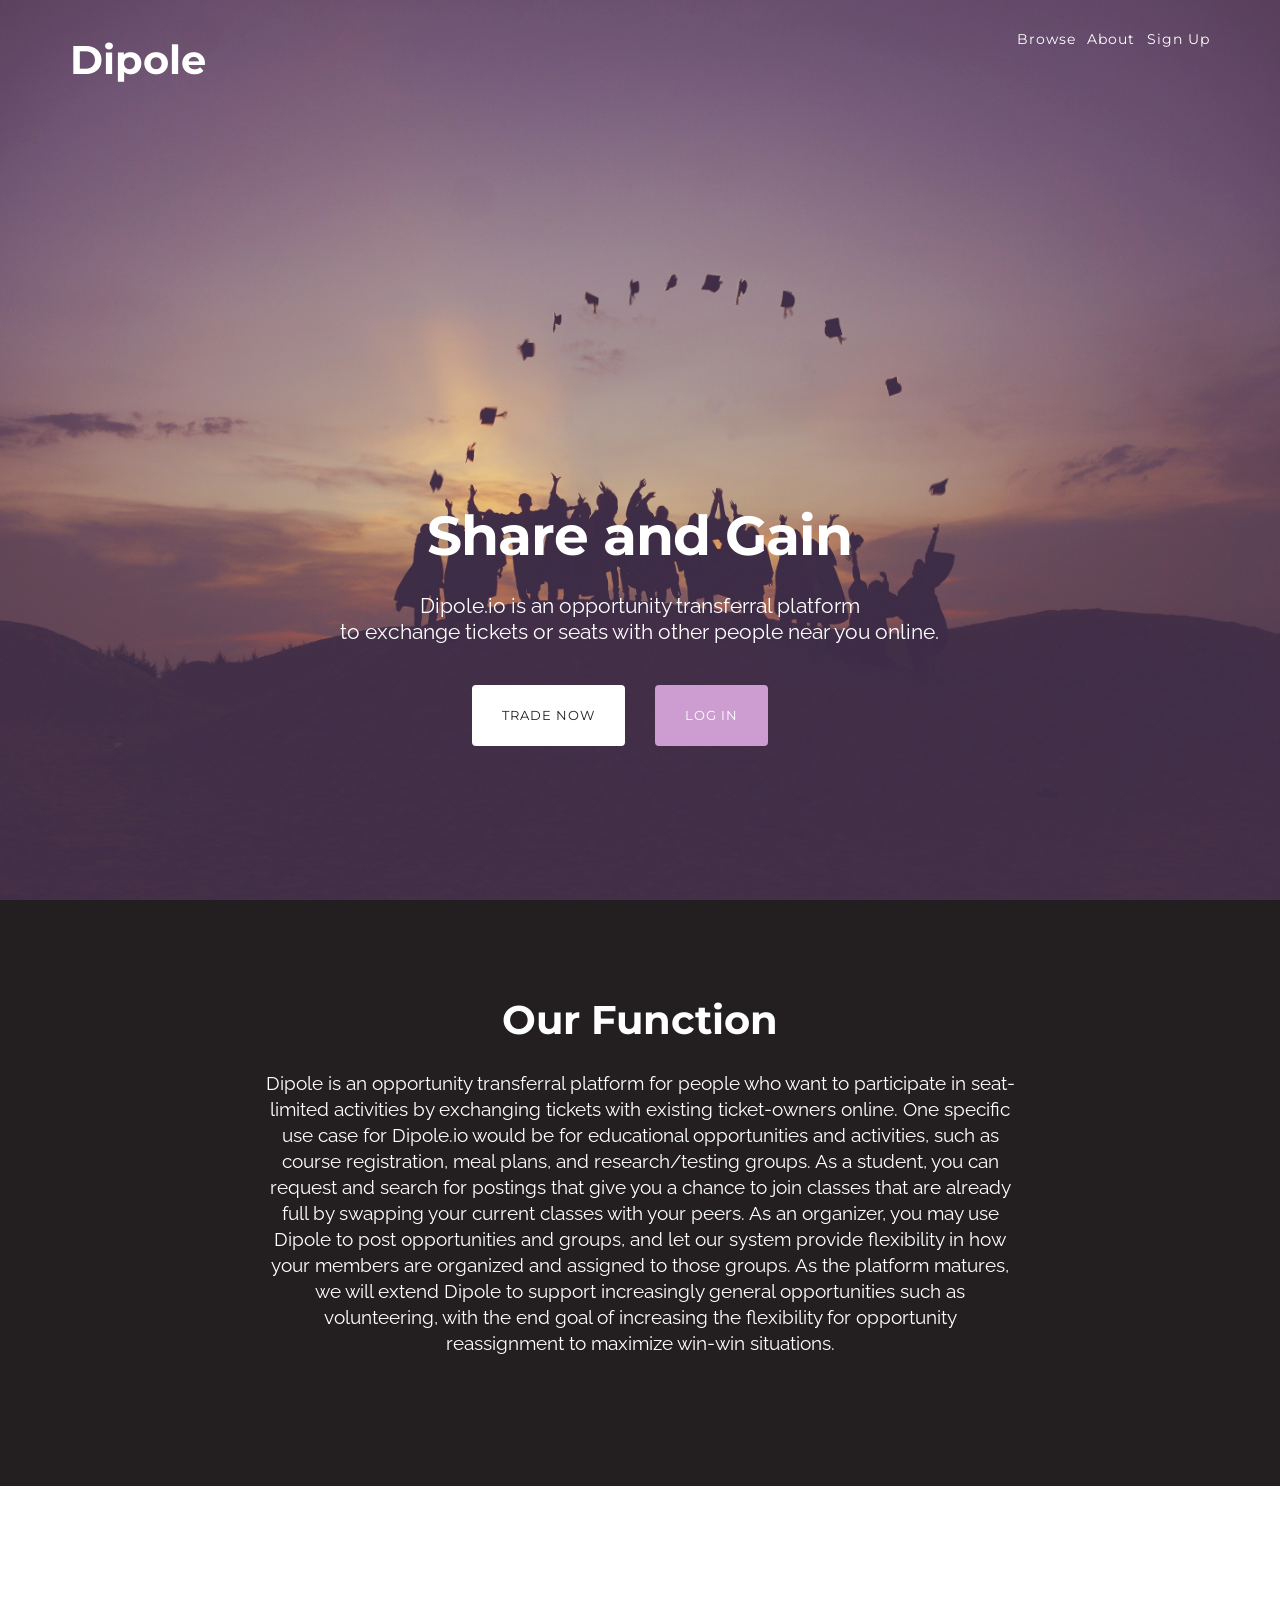
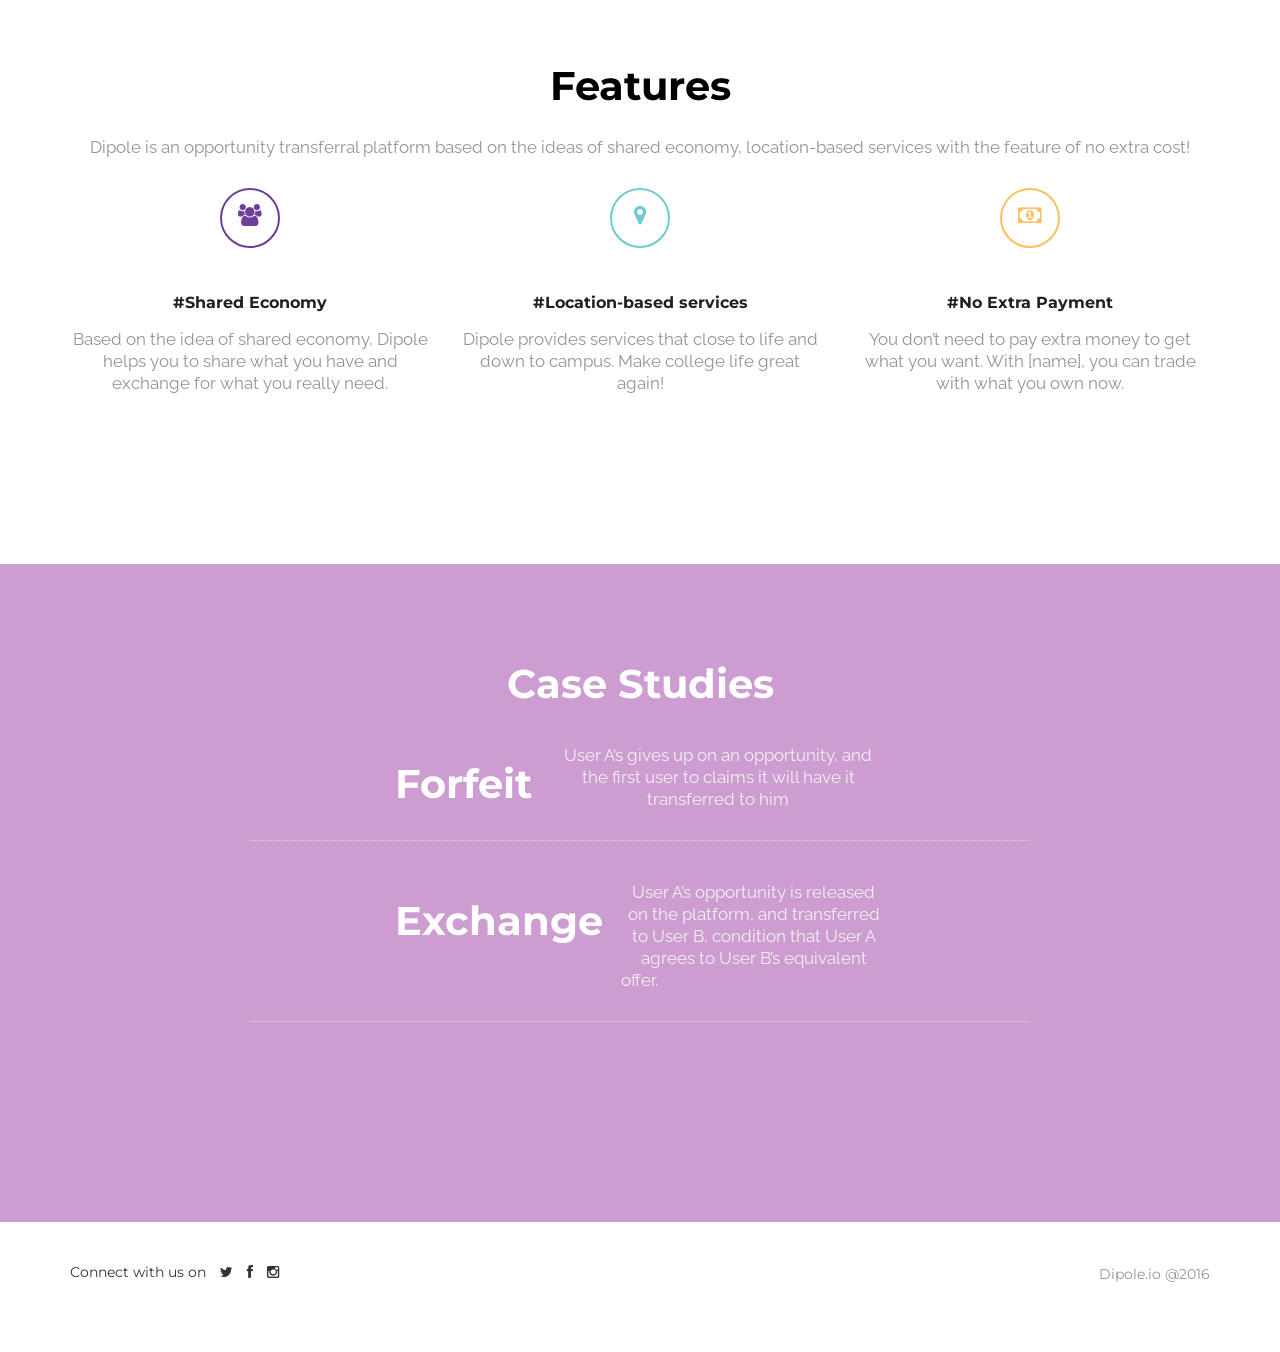
<file: dipole_public/about.html>
<!DOCTYPE html>
<html lang="en"><head>
  <meta charset="utf-8">
  <title>Dipole</title>
  <meta name="keywords" content="">
  <meta name="description" content="">
  <meta name="viewport" content="width=device-width, initial-scale=1.0, maximum-scale=1.0, user-scalable=no">
  
  <meta property="og:title" content="">
	<meta property="og:type" content="website">
	<meta property="og:url" content="">
	<meta property="og:site_name" content="">
	<meta property="og:description" content="">

  <!-- Styles -->
  <link rel="stylesheet" href="css/font-awesome.min.css">
  <link rel="stylesheet" href="css/animate.css">
  <link href='http://fonts.googleapis.com/css?family=Raleway:400,100,200,300,500,600,700,800,900|Montserrat:400,700' rel='stylesheet' type='text/css'>
  

  <link rel="stylesheet" href="https://maxcdn.bootstrapcdn.com/bootstrap/3.3.7/css/bootstrap.min.css">
  <link rel="stylesheet" href="css/main.css">

  <script src="js/modernizr-2.7.1.js"></script>
  
</head>

<body>
        
    <header>
      <div class="container">
        <div class="row">
          <div class="col-xs-6">
            <a href="index.html"><h2>Dipole</h2></a>
          </div>
          <div class="col-xs-6 signin text-right navbar-nav">
            <a href="../test/index.html" class="scroll">Browse</a>&nbsp; &nbsp;<a href="#">About</a>&nbsp; &nbsp;<a href="/assignment/index.html">Sign Up</a>
          </div>
        </div>
        
        <div class="row header-info">
          <div class="col-sm-10 col-sm-offset-1 text-center">
            <h1 class="wow fadeIn">Share and Gain</h1>
            <br />
            <p class="lead wow fadeIn" data-wow-delay="0.5s">Dipole.io is an opportunity transferral platform <br> to exchange tickets or seats with other people near you online.</p>
            <br />
              
            <div class="row">
              <div class="col-md-8 col-md-offset-2 col-sm-10 col-sm-offset-1">
                <div class="row">
                  <div class="col-xs-6 text-right wow fadeInUp" data-wow-delay="1s">
                    <a href="../test/index.html" class="btn btn-secondary btn-lg scroll">Trade Now</a>
                  </div>
                  <div class="col-xs-6 text-left wow fadeInUp" data-wow-delay="1.4s">
                    <a href="/assignment/index.html" class="btn btn-primary btn-lg scroll">Log In</a>
                  </div>
                </div><!--End Button Row-->  
              </div>
            </div>
            
          </div>
        </div>
      </div>
    </header>
    
    
            <section id="be-the-first" class="pad-sm">
      <div class="container">
        <div class="row">
          <div class="col-sm-8 col-sm-offset-2 text-center margin-30 wow fadeIn" data-wow-delay="0.6s">
            <h2>Our Function</h2>
              <br>
            <p class="lead" style="font-size: 19px;">Dipole is an opportunity transferral platform for people who want to participate in seat-limited activities by exchanging tickets with existing ticket-owners online. One specific use case for Dipole.io would be for educational opportunities and activities, such as course registration, meal plans, and research/testing groups. As a student, you can request and search for postings that give you a chance to join classes that are already full by swapping your current classes with your peers. As an organizer, you may use Dipole to post opportunities and groups, and let our system provide flexibility in how your members are organized and assigned to those groups. As the platform matures, we will extend Dipole to support increasingly general opportunities such as volunteering, with the end goal of increasing the flexibility for opportunity reassignment to maximize win-win situations.</p>
          </div>
        </div>
        
      </div>
    </section>
 
      <section id="main-info" class="pad-lg">
	    <div class="container">
		    <div class="row">
                <div class="text-center">
                <h2 style="color:black">Features</h2>
                <br />
                <p class="black">Dipole is an opportunity transferral platform based on the ideas of shared economy, location-based services with the feature of no extra cost!</p>
                <br />
                    </div>
			    <div class="col-sm-4 wow fadeIn text-center" data-wow-delay="0.4s">
                    <i class="fa fa-users aria-hidden='true' margin-40 purple"></i>
				    <h3>#Shared Economy</h3>
				    <p>Based on the idea of shared economy, Dipole helps you to share what you have and exchange for what you really need.</p>
			    </div>
			    <div class="col-sm-4 wow fadeIn text-center" data-wow-delay="0.8s">
                    <i class="fa fa-map-marker margin-40 blue"></i>
				    <h3>#Location-based services</h3>
				    <p>Dipole provides services that close to life and down to campus. Make college life great again!</p>
			    </div>
			    <div class="col-sm-4 wow fadeIn text-center" data-wow-delay="1.2s">
                    <i class="fa fa-money margin-40 yellow"></i>
				    <h3>#No Extra Payment</h3>
				    <p>You don’t need to pay extra money to get what you want. With [name], you can trade with what you own now. </p>
			    </div>
		    </div>
	    </div>
    </section>
    
       <!--Pricing-->
    <section id="pricing" class="pad-sm">
      <div class="container">
        <div class="row margin-40">
          <div class="col-sm-8 col-sm-offset-2 text-center">
            <h2 class="white">Case Studies</h2>
              <br/>
<!--            <p class="white">Lorem ipsum dolor sit amet, consectetur adipiscing elit. Aliquam viverra orci ut.</p>-->
              
                      <div class="row margin-30 news-container">
          <div class="col-sm-10 col-sm-offset-1 col-md-8 col-md-offset-2 wow fadeInLeft" data-wow-delay="0.8s">
            <a href="#" target="_blank">
            <h2 class="news-img pull-left">Forfeit</h2>
            <p style="color:#f2f2f2">User A’s gives up on an opportunity, and the first user to claims it will have it transferred to him
            </p>
            </a>
          </div>
        </div>
        
        <div class="row margin-30 news-container">
          <div class="col-sm-10 col-sm-offset-1 col-md-8 col-md-offset-2 wow fadeInLeft" data-wow-delay="1.2s">
            <a href="#" target="_blank">
            <h2 class="news-img pull-left">Exchange</h2>
            <p style="color:#f2f2f2">User A’s opportunity is released on the platform, and transferred to User B, condition that User A agrees to User B’s equivalent offer.           </p>
            </a>
          </div>
          </div>
        </div>
        
        <div class="row margin-50">
          
          
        </div>
        
      </div>
        </div>
    </section>
    <footer>
      <div class="container">
        
        <div class="row">
          <div class="col-sm-8 margin-20">
            <ul class="list-inline social">
              <li>Connect with us on</li>
              <li><a href="#"><i class="fa fa-twitter"></i></a></li>
              <li><a href="#"><i class="fa fa-facebook"></i></a></li>
              <li><a href="#"><i class="fa fa-instagram"></i></a></li>
            </ul>
          </div>
          
          <div class="col-sm-4 text-right">
            <p><small>Dipole.io @2016</small></p>
          </div>
        </div>
        
      </div>
    </footer>
    
    
    <!-- Javascript
    ================================================== -->
    <!-- Placed at the end of the document so the pages load faster -->
    <script src="//ajax.googleapis.com/ajax/libs/jquery/1.11.0/jquery.min.js"></script>
    <script>window.jQuery || document.write('<script src="js/jquery-1.11.0.min.js"><\/script>')</script>
    <script src="js/wow.min.js"></script>
    <script src="js/bootstrap.min.js"></script>
    <script src="js/main.js"></script>

   
    </body>
</html>
</file>
<file: dipole_public/css/main.css>
/*!
 * SNOW Landing Page Theme
 *
 * Created by Visual Soldiers
 * Visit us at http://www.visualsoldiers.com
 *
 * Handcrafted with love in Atlanta!
 */


/* ==========================================================================
   Global styles
   ========================================================================== */
h1, h2, h3, h4, h5, h6, p, .btn, .navbar-nav a, .form-control, .list-inline, small, #pricing {
  font-family: 'Montserrat', sans-serif;
}

p, .lead {
	font-family: 'Raleway', sans-serif;
}

h1 {
  font-size: 55px;
  line-height: 55px;
  letter-spacing: -1px;
  color: #ffffff;
  font-weight: 700;
}

h2 {
  font-size: 40px;
  line-height: 40px;
  etter-spacing: -0.5px;
  color: #ffffff;
  font-weight: 700;
}

h3 {
  font-size: 16px;
  line-height: 30px;
  letter-spacing: 0px;
  color: #231f20;
  font-weight: 700;
}

.lead {
  font-size: 21px;
  line-height: 26px;
  color: #ffffff;
  font-weight: 400;
}

p {
  font-size: 17px;
  line-height: 22px;
  color: #929496;
  font-weight: 400;
}

/*------------------Utilities---------------------*/
a {
  color: inherit;
  font-weight: inherit;
  font-size: inherit;
  text-decoration: none;
}

a:hover, a:focus {
  text-decoration: none;
  color: #231f20;
  -webkit-transition: all 0.35s ease-in-out;
  -moz-transition: all 0.35s ease-in-out;
  -o-transition: all 0.35s ease-in-out;
  transition: all 0.35s ease-in-out;
}

.fa-lg {
  font-size: 1.33333em;
  line-height: 0.75em;
  vertical-align: -10%;
}

::selection {
	background: #231f20; /* Safari */
	color: #FFFFFF;
}
::-moz-selection {
	background: #231f20; /* Firefox */
	color: #FFFFFF;
}


/*------------------Buttons---------------------*/
.btn:focus {
  outline: 0px auto -webkit-focus-ring-color;
  outline: none;
}

.btn {
  text-transform: uppercase;
  border-radius: 4px;
  border: none;
}

.btn-lg {
  font-size: 13px;
  line-height: 1.33;
  padding: 22px 30px;
  font-weight: 400;
  letter-spacing: 1px;
}

.btn-sm {
  font-size: 11px;
  line-height: 1.33;
  padding: 10px 18px;
  font-weight: 400;
}

.btn-wide {
  width: 100%;
  font-size: 13px;
  line-height: 1.33;
  padding: 18px 28px;
  font-weight: 400;
  letter-spacing: 1px;
}

.btn-primary {
  background-color:#CD9DD1;
  color: #ffffff;
}

.btn-primary:hover, .btn-primary:focus, .btn-primary:active, .btn-primary.active {
  background-color: #D7B1DA;
  color: #ffffff;
  -webkit-transition: all 0.35s ease-in-out;
  -moz-transition: all 0.35s ease-in-out;
  -o-transition: all 0.35s ease-in-out;
  transition: all 0.35s ease-in-out;
}

.btn-secondary {
  background-color: #ffffff;
  color: #231f20;
}

.btn-secondary:hover, .btn-secondary:focus, .btn-secondary:active, .btn-secondary.active {
  background-color: #ededed;
  color: #231f20;
  -webkit-transition: all 0.35s ease-in-out;
  -moz-transition: all 0.35s ease-in-out;
  -o-transition: all 0.35s ease-in-out;
  transition: all 0.35s ease-in-out;
}




/*-----------------Margins------------------*/
.margin-0 {
    margin-bottom: 0 !important;
}
.margin-10 {
    margin-bottom: 10px !important;
}
.margin-15 {
    margin-bottom: 15px !important;
}
.margin-20 {
    margin-bottom: 20px !important;
}
.margin-30 {
    margin-bottom: 30px !important;
}
.margin-40 {
    margin-bottom: 40px !important;
}
.margin-50 {
    margin-bottom: 50px !important;
}
.margin-60 {
    margin-bottom: 60px !important;
}
.margin-70 {
    margin-bottom: 70px !important;
}
.margin-80 {
    margin-bottom: 80px !important;
}
.margin-90 {
    margin-bottom: 90px !important;
}
.margin-100 {
    margin-bottom: 100px !important;
}




/* ==========================================================================
   Nav Styles
   ========================================================================== */

.navbar {
    border: 0px solid rgba(0, 0, 0, 0);
    background: #70cbce;
    margin: auto;
    min-height: 60px;
    padding-top: 8px;
    position: fixed;
    top: -60px;
    transition: top 0.4s ease 0s;
}

.navbar.open {
    top: 0;
}

.navbar-inverse .navbar-nav > li > a, .navbar-nav a {
    color: #ffffff;
    font-size: 14px;
    letter-spacing: 1px;
}

.navbar-inverse .navbar-nav > li > a:hover {
    color: #ffffff;
    opacity: 0.6;
}

.nav > li > a {
    position: relative;
    display: block;
    padding: 10px 10px;
}

.navbar-inverse .navbar-collapse, .navbar-inverse .navbar-form {
    border-color: #CD9DD1;
}

.navbar-inverse .navbar-toggle {
    border-color: transparent;
}

.logo img {
	margin-top: 6px;
}



/* ==========================================================================
   Main styles
   ========================================================================== */
header {
  background: url(../img/background.jpeg) no-repeat center center;
  width: 100%;
  padding: 20px 10px 60px 10px;
  height: 100vh;
  overflow: hidden;
  background-size: cover;
  -webkit-background-size: cover;
  -moz-background-size: cover;
  -o-background-size: cover;
}

.header-info {
  position: absolute;
  bottom: 0;
  width: 100%;
  left: 0;
  right: 0;
  margin-left: 0px;
  margin-bottom: 12%;
}

.signin {
  padding-top: 9px;
}

@keyframes scrolling {
0% {
    opacity: 0;
    top: 5px;
}
30% {
    opacity: 1;
    top: 10px;
}
100% {
    opacity: 0;
    top: 25px;
}
}

.pad-xl {
	padding: 200px 0px;
}

.pad-lg {
	padding: 160px 0px;
}

.pad-sm {
	padding: 80px 0px;
}

.pad-xs {
	padding: 30px 0px;
}


#invite {
  background: #f2f2f2;
}

.fa-users {
  color: #CD9DD1;
  font-size: 22px;
  display: block;
  padding-top: 15px;
  width: 60px;
  height: 60px;
  border: 2px solid #CD9DD1;
  -moz-border-radius: 30px;
  -o-border-radius: 30px;
  -webkit-border-radius: 30px;
  border-radius: 30px;
  margin: auto;
}

.fa-money {
  color: #CD9DD1;
  font-size: 22px;
  display: block;
  padding-top: 15px;
  width: 60px;
  height: 60px;
  border: 2px solid #CD9DD1;
  -moz-border-radius: 30px;
  -o-border-radius: 30px;
  -webkit-border-radius: 30px;
  border-radius: 30px;
  margin: auto;
}

.fa-map-marker {
  color: #CD9DD1;
  font-size: 22px;
  display: block;
  padding-top: 15px;
  width: 60px;
  height: 60px;
  border: 2px solid #CD9DD1;
  -moz-border-radius: 30px;
  -o-border-radius: 30px;
  -webkit-border-radius: 30px;
  border-radius: 30px;
  margin: auto;
}

.fa-envelope-o {
  color: #CD9DD1;
  font-size: 22px;
  display: block;
  padding-top: 15px;
  width: 60px;
  height: 60px;
  border: 2px solid #CD9DD1;
  -moz-border-radius: 30px;
  -o-border-radius: 30px;
  -webkit-border-radius: 30px;
  border-radius: 30px;
  margin: auto;
}

.news-container {
  padding: 10px 0px 20px;
  border-bottom: 1px dotted #d9d9d9;
}

.news-img {
  padding-right: 20px;
}

footer {
  background: #ffffff;
  padding: 40px 0px;
}

.social li a:hover {
  opacity: 0.5;
}





/* ==========================================================================
   Mobile styles
   ========================================================================== */
/* Landscape phones and down */
@media (max-width: 480px) { 

.btn-lg {
  font-size: 12.5px;
  line-height: 1.33;
  padding: 16px 13px;
  letter-spacing: 0px;
}


.btn-wide {
  width: 100%;
  font-size: 12.5px;
  line-height: 1.33;
  padding: 16px 13px;
  letter-spacing: 0px;
}

#be-the-first { 
      background-attachment: scroll;
  }

}


/* Landscape phone to portrait tablet */
@media (min-width: 481px) and (max-width: 767px) { 

#be-the-first { 
      background-attachment: scroll;
  }

}


/* Portrait tablet to landscape and desktop */
@media (min-width: 768px) and (max-width: 991px) {

#be-the-first { 
      background-attachment: scroll;
  }
  
}



/* Desktops and laptops ----------- */
@media (min-width: 992px) and (max-width: 1199px) {

}
     


/* Large screens ----------- */
@media (min-width: 1200px) and (max-width: 3000px) {

}   



.purple {
	border-color: #6d3f96;
	color: #6d3f96;
}

.blue {
	border-color: #70cbce;
	color: #70cbce
}

.yellow {
	border-color: #fdc05d;
	color: #fdc05d;
}


#be-the-first {
  background: url(../img/be-the-first-bg.jpg) #231f20 no-repeat center center fixed;
  min-height: 300px;
  -webkit-background-size: cover;
  -moz-background-size: cover;
  -o-background-size: cover;
  background-size: cover;
}




/*---------------Pricing Tables-------------------*/


#pricing {
  background: #CD9DD1;
}

.pricing-container {
  padding-left: 0px;
  padding-right: 0px;
}
/*

.pricing-table {
  background: transparent;
  margin-bottom: 50px;
  margin-top: 0px;
  -webkit-transition: all 0.25s ease-in-out;
  -moz-transition: all 0.25s ease-in-out;
  -o-transition: all 0.25s ease-in-out;
  transition: all 0.25s ease-in-out;
}
.pricing-table.active {
  box-shadow: 0px 0px 12px rgba(41,46,50,0.6); 
  position: absolute;
  margin: auto;
  z-index: 200;
  border-top-left-radius: 10px;
  border-top-right-radius: 10px;
}

.pricing-table:hover {
  margin-top: -10px;
  -webkit-transition: all 0.25s ease-in-out;
  -moz-transition: all 0.25s ease-in-out;
  -o-transition: all 0.25s ease-in-out;
  transition: all 0.25s ease-in-out;
}

.pricing-table li {
  padding-left: 20px;
  padding-right: 20px;
}

.headline {
  background: #231f20;
  color: #FFFFFF;
  padding: 10px;
  border-top-left-radius: 10px;
  border-top-right-radius: 10px;
}

.price {
    background: none repeat scroll 0 0 #231f20;
    color: #FFFFFF;
    font-size: 32px;
    font-weight: bold;
    padding-bottom: 20px;
    padding-top: 20px;
}


.pricing-table:hover li.price  {
  background: #303236;
  -webkit-transition: all 0.85s ease-in-out;
  -moz-transition: all 0.85s ease-in-out;
  -o-transition: all 0.85s ease-in-out;
  transition: all 0.85s ease-in-out;
}

.price small {
  font-weight: 300;
  color: #929496;
}

.info {
  padding-top: 20px;
  padding-bottom: 20px;
  font-weight: 300;
  font-size: 13px;
  color: #929496;
  background: #ffffff;
}

.features {
  color: #231f20;
  font-weight: bold;
  padding-top: 12px;
  padding-bottom: 15px;
  border-bottom: 1px dotted #E8EAEA;
  background: #ffffff
}

.features.first {
  border-top: 1px dotted #E8EAEA;
}

.features.last {
  padding-top: 17px;
  padding-bottom: 20px;
}

.features.last a {
	color: #70cbce;
	font-size: 14px;
	letter-spacing: 1px;
}

.pricing-container .btn {
    border-radius: 0;
}

*/
</file>
